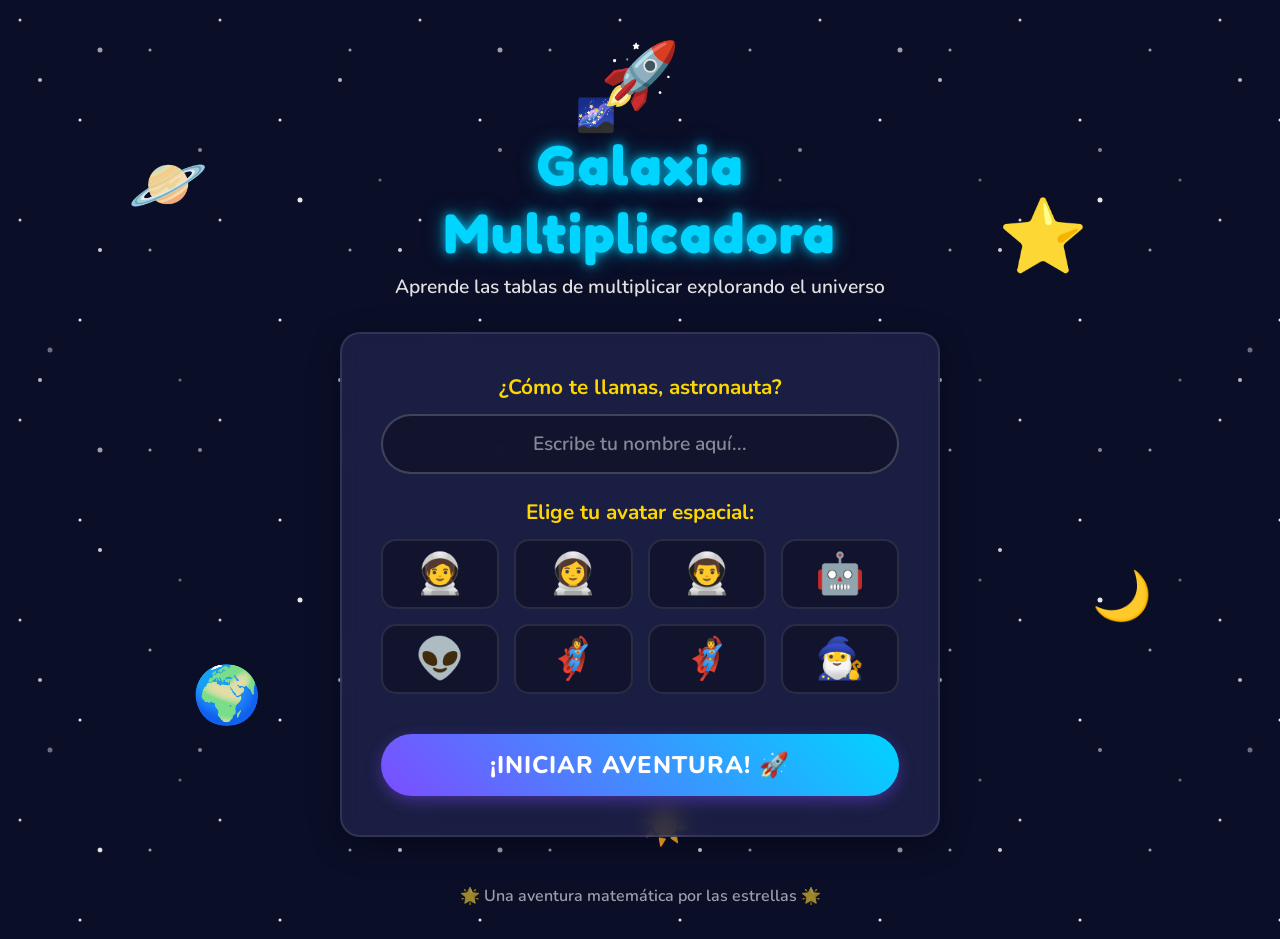
<file: index.html>
<!DOCTYPE html>
<html lang="es-CL">
<head>
    <meta charset="UTF-8">
    <meta name="viewport" content="width=device-width, initial-scale=1.0">
    <title>Galaxia Multiplicadora</title>
    <link rel="preconnect" href="https://fonts.googleapis.com">
    <link rel="preconnect" href="https://fonts.gstatic.com" crossorigin>
    <link href="https://fonts.googleapis.com/css2?family=Fredoka+One&family=Nunito:wght@400;600;700;800&display=swap" rel="stylesheet">
    <style>
        :root {
            --bg-color: #0a0e27;
            --primary: #00d4ff;
            --secondary: #7c4dff;
            --gold: #ffd700;
            --text-color: #ffffff;
            --card-bg: rgba(30, 33, 72, 0.85);
            --error-color: #ff4757;
        }

        * {
            margin: 0;
            padding: 0;
            box-sizing: border-box;
            font-family: 'Nunito', sans-serif;
        }

        body {
            background-color: var(--bg-color);
            color: var(--text-color);
            min-height: 100vh;
            overflow-x: hidden;
            display: flex;
            flex-direction: column;
            align-items: center;
            justify-content: center;
            position: relative;
        }

        /* Starfield Background */
        .stars, .stars2, .stars3 {
            position: absolute;
            top: 0;
            left: 0;
            width: 100%;
            height: 100%;
            z-index: -2;
        }

        .stars {
            background: transparent url('data:image/svg+xml;utf8,<svg width="200" height="200" xmlns="http://www.w3.org/2000/svg"><circle cx="20" cy="20" r="1.5" fill="white" opacity="0.8"/><circle cx="150" cy="50" r="1.5" fill="white" opacity="0.6"/><circle cx="80" cy="120" r="1.5" fill="white" opacity="0.9"/><circle cx="180" cy="180" r="1.5" fill="white" opacity="0.4"/></svg>') repeat;
            animation: animStar 50s linear infinite;
        }

        .stars2 {
            background: transparent url('data:image/svg+xml;utf8,<svg width="300" height="300" xmlns="http://www.w3.org/2000/svg"><circle cx="40" cy="80" r="2" fill="white" opacity="0.7"/><circle cx="200" cy="150" r="2" fill="white" opacity="0.5"/><circle cx="100" cy="250" r="2" fill="white" opacity="0.8"/></svg>') repeat;
            animation: animStar 100s linear infinite;
        }

        .stars3 {
            background: transparent url('data:image/svg+xml;utf8,<svg width="400" height="400" xmlns="http://www.w3.org/2000/svg"><circle cx="100" cy="50" r="2.5" fill="white" opacity="0.6"/><circle cx="300" cy="200" r="2.5" fill="white" opacity="0.9"/><circle cx="50" cy="350" r="2.5" fill="white" opacity="0.4"/></svg>') repeat;
            animation: animStar 150s linear infinite;
        }

        @keyframes animStar {
            from { transform: translateY(0); }
            to { transform: translateY(-1000px); }
        }

        /* Floating elements */
        .floating-element {
            position: absolute;
            z-index: -1;
            font-size: 3rem;
            animation: float 6s ease-in-out infinite;
        }

        .el-1 { top: 15%; left: 10%; animation-delay: 0s; font-size: 4rem; }
        .el-2 { top: 70%; left: 15%; animation-delay: 1s; font-size: 3.5rem; }
        .el-3 { top: 20%; right: 15%; animation-delay: 2s; font-size: 4.5rem; }
        .el-4 { top: 60%; right: 10%; animation-delay: 3s; font-size: 3rem; }
        .el-5 { top: 85%; left: 50%; animation-delay: 4s; font-size: 2.5rem; }
        .el-6 { top: 10%; left: 45%; animation-delay: 1.5s; font-size: 2rem; }

        @keyframes float {
            0% { transform: translateY(0px) rotate(0deg); }
            50% { transform: translateY(-20px) rotate(10deg); }
            100% { transform: translateY(0px) rotate(0deg); }
        }

        /* Container */
        .container {
            width: 90%;
            max-width: 600px;
            text-align: center;
            z-index: 1;
            margin: 2rem 0;
        }

        /* Header */
        header {
            margin-bottom: 2rem;
        }

        h1 {
            font-family: 'Fredoka One', cursive;
            font-size: 3.5rem;
            color: var(--primary);
            text-shadow: 0 0 10px rgba(0, 212, 255, 0.7), 0 0 20px rgba(0, 212, 255, 0.5);
            margin-bottom: 0.5rem;
            letter-spacing: 2px;
            animation: pulse-glow 3s infinite alternate;
        }

        @keyframes pulse-glow {
            0% { text-shadow: 0 0 10px rgba(0, 212, 255, 0.7), 0 0 20px rgba(0, 212, 255, 0.5); }
            100% { text-shadow: 0 0 15px rgba(0, 212, 255, 0.9), 0 0 30px rgba(0, 212, 255, 0.7), 0 0 40px rgba(0, 212, 255, 0.4); }
        }

        .subtitle {
            font-size: 1.2rem;
            font-weight: 600;
            color: #e0e0e0;
        }

        .header-emoji {
            font-size: 4rem;
            display: inline-block;
            margin-bottom: 10px;
            animation: rocket-shake 2s infinite ease-in-out;
        }

        @keyframes rocket-shake {
            0%, 100% { transform: translateY(0) rotate(0deg); }
            25% { transform: translateY(-5px) rotate(-5deg); }
            75% { transform: translateY(5px) rotate(5deg); }
        }

        /* Form Card */
        .login-card {
            background: var(--card-bg);
            backdrop-filter: blur(10px);
            border-radius: 20px;
            padding: 2.5rem;
            box-shadow: 0 8px 32px rgba(0, 0, 0, 0.3), inset 0 0 0 1px rgba(255, 255, 255, 0.1);
            border: 1px solid rgba(255, 255, 255, 0.1);
        }

        .input-group {
            margin-bottom: 1.5rem;
            text-align: left;
        }

        label {
            display: block;
            font-size: 1.3rem;
            font-weight: 700;
            margin-bottom: 0.8rem;
            color: var(--gold);
            text-align: center;
        }

        input[type="text"] {
            width: 100%;
            padding: 15px 20px;
            border-radius: 50px;
            border: 2px solid rgba(255, 255, 255, 0.2);
            background: rgba(0, 0, 0, 0.3);
            color: white;
            font-size: 1.2rem;
            font-weight: 600;
            outline: none;
            transition: all 0.3s ease;
            text-align: center;
        }

        input[type="text"]::placeholder {
            color: rgba(255, 255, 255, 0.5);
        }

        input[type="text"]:focus {
            border-color: var(--primary);
            box-shadow: 0 0 15px rgba(0, 212, 255, 0.3);
            background: rgba(0, 0, 0, 0.5);
        }

        /* Avatars */
        .avatar-grid {
            display: grid;
            grid-template-columns: repeat(4, 1fr);
            gap: 15px;
            margin-bottom: 1.5rem;
        }

        .avatar-btn {
            background: rgba(0, 0, 0, 0.3);
            border: 2px solid rgba(255, 255, 255, 0.1);
            border-radius: 15px;
            font-size: 2.5rem;
            cursor: pointer;
            padding: 10px;
            transition: all 0.3s ease;
            display: flex;
            align-items: center;
            justify-content: center;
            height: 70px;
        }

        .avatar-btn:hover {
            transform: scale(1.1);
            border-color: rgba(255, 255, 255, 0.3);
            background: rgba(255, 255, 255, 0.1);
        }

        .avatar-btn.selected {
            border-color: var(--primary);
            background: rgba(0, 212, 255, 0.2);
            box-shadow: 0 0 15px rgba(0, 212, 255, 0.5);
            transform: scale(1.1);
        }

        /* Submit Button */
        .btn-submit {
            background: linear-gradient(45deg, var(--secondary), var(--primary));
            border: none;
            border-radius: 50px;
            color: white;
            font-size: 1.5rem;
            font-weight: 800;
            padding: 15px 30px;
            width: 100%;
            cursor: pointer;
            transition: all 0.3s ease;
            box-shadow: 0 5px 15px rgba(124, 77, 255, 0.4);
            margin-top: 1rem;
            font-family: 'Nunito', sans-serif;
            text-transform: uppercase;
            letter-spacing: 1px;
        }

        .btn-submit:hover {
            transform: translateY(-3px) scale(1.02);
            box-shadow: 0 8px 25px rgba(0, 212, 255, 0.6);
        }

        .btn-submit:active {
            transform: translateY(1px) scale(0.98);
        }

        /* Error States */
        .error-msg {
            color: var(--error-color);
            font-size: 0.9rem;
            font-weight: 700;
            margin-top: 5px;
            text-align: center;
            display: none;
            animation: fadeIn 0.3s ease;
        }

        .shake {
            animation: shake 0.5s cubic-bezier(.36,.07,.19,.97) both;
            border-color: var(--error-color) !important;
        }

        @keyframes shake {
            10%, 90% { transform: translate3d(-1px, 0, 0); }
            20%, 80% { transform: translate3d(2px, 0, 0); }
            30%, 50%, 70% { transform: translate3d(-4px, 0, 0); }
            40%, 60% { transform: translate3d(4px, 0, 0); }
        }

        @keyframes fadeIn {
            from { opacity: 0; transform: translateY(-5px); }
            to { opacity: 1; transform: translateY(0); }
        }

        /* Welcome Back Msg */
        .welcome-back {
            color: var(--gold);
            font-size: 1.2rem;
            font-weight: 700;
            margin-bottom: 1rem;
            display: none;
        }

        /* Footer */
        footer {
            margin-top: 3rem;
            color: rgba(255, 255, 255, 0.6);
            font-weight: 600;
            font-size: 1rem;
        }

        /* Success Overlay */
        .success-overlay {
            position: fixed;
            top: 0;
            left: 0;
            width: 100%;
            height: 100%;
            background: rgba(10, 14, 39, 0.9);
            z-index: 100;
            display: flex;
            flex-direction: column;
            align-items: center;
            justify-content: center;
            opacity: 0;
            pointer-events: none;
            transition: opacity 0.5s ease;
        }

        .success-overlay.show {
            opacity: 1;
            pointer-events: all;
        }

        .success-msg {
            font-family: 'Fredoka One', cursive;
            font-size: 3rem;
            color: var(--gold);
            text-shadow: 0 0 20px rgba(255, 215, 0, 0.5);
            text-align: center;
            transform: scale(0.5);
            transition: transform 0.5s cubic-bezier(0.175, 0.885, 0.32, 1.275);
        }

        .success-overlay.show .success-msg {
            transform: scale(1);
        }

        .success-stars {
            font-size: 4rem;
            margin-top: 1rem;
            animation: spin 3s linear infinite;
        }

        @keyframes spin { 100% { transform: rotate(360deg); } }

        /* Responsive */
        @media (max-width: 480px) {
            h1 { font-size: 2.5rem; }
            .avatar-grid { grid-template-columns: repeat(4, 1fr); gap: 10px; }
            .avatar-btn { font-size: 2rem; height: 60px; }
            .login-card { padding: 1.5rem; }
        }
    </style>
</head>
<body>

    <!-- Starfield Layers -->
    <div class="stars"></div>
    <div class="stars2"></div>
    <div class="stars3"></div>

    <!-- Floating Emojis -->
    <div class="floating-element el-1">🪐</div>
    <div class="floating-element el-2">🌍</div>
    <div class="floating-element el-3">⭐</div>
    <div class="floating-element el-4">🌙</div>
    <div class="floating-element el-5">☀️</div>
    <div class="floating-element el-6">🌌</div>

    <div class="container">
        <header>
            <div class="header-emoji">🚀</div>
            <h1>Galaxia Multiplicadora</h1>
            <p class="subtitle">Aprende las tablas de multiplicar explorando el universo</p>
        </header>

        <div class="login-card">
            <div class="welcome-back" id="welcome-msg">¡Bienvenido/a de vuelta, <span id="welcome-name"></span>!</div>
            
            <div class="input-group">
                <label for="input-nombre">¿Cómo te llamas, astronauta?</label>
                <input type="text" id="input-nombre" placeholder="Escribe tu nombre aquí..." autocomplete="off">
                <div class="error-msg" id="error-nombre">¡Necesitas un nombre para tu misión!</div>
            </div>

            <div class="input-group">
                <label>Elige tu avatar espacial:</label>
                <div class="avatar-grid" id="avatar-container">
                    <!-- Avatars injected via JS -->
                </div>
                <div class="error-msg" id="error-avatar">¡Elige tu compañero de viaje espacial!</div>
            </div>

            <button class="btn-submit" id="btn-ingresar">¡Iniciar Aventura! 🚀</button>
        </div>

        <footer>
            🌟 Una aventura matemática por las estrellas 🌟
        </footer>
    </div>

    <!-- Success Overlay -->
    <div class="success-overlay" id="success-overlay">
        <div class="success-msg" id="success-text">¡Bienvenido/a!</div>
        <div class="success-stars">✨</div>
    </div>

    <script>
        const avatars = ['🧑‍🚀','👩‍🚀','👨‍🚀','🤖','👽','🦸‍♀️','🦸‍♂️','🧙‍♂️'];
        let selectedAvatarIndex = null;

        const avatarContainer = document.getElementById('avatar-container');
        const inputNombre = document.getElementById('input-nombre');
        const btnIngresar = document.getElementById('btn-ingresar');
        const errorNombre = document.getElementById('error-nombre');
        const errorAvatar = document.getElementById('error-avatar');
        const welcomeMsg = document.getElementById('welcome-msg');
        const welcomeName = document.getElementById('welcome-name');
        const successOverlay = document.getElementById('success-overlay');
        const successText = document.getElementById('success-text');

        // Render avatars
        avatars.forEach((emoji, index) => {
            const btn = document.createElement('button');
            btn.className = 'avatar-btn';
            btn.textContent = emoji;
            btn.dataset.index = index;
            btn.onclick = () => selectAvatar(index);
            avatarContainer.appendChild(btn);
        });

        function selectAvatar(index) {
            selectedAvatarIndex = index;
            document.querySelectorAll('.avatar-btn').forEach(btn => {
                if (parseInt(btn.dataset.index) === index) {
                    btn.classList.add('selected');
                } else {
                    btn.classList.remove('selected');
                }
            });
            errorAvatar.style.display = 'none';
            avatarContainer.classList.remove('shake');
        }

        // Clear error on input
        inputNombre.addEventListener('input', () => {
            errorNombre.style.display = 'none';
            inputNombre.classList.remove('shake');
        });

        // Load existing data
        window.addEventListener('DOMContentLoaded', () => {
            const savedData = localStorage.getItem('galaxiaMultiplicadora');
            if (savedData) {
                try {
                    const data = JSON.parse(savedData);
                    if (data.nombre) {
                        inputNombre.value = data.nombre;
                        welcomeName.textContent = data.nombre;
                        welcomeMsg.style.display = 'block';
                    }
                    if (data.avatar !== undefined && data.avatar !== null) {
                        selectAvatar(data.avatar);
                    }
                } catch (e) {
                    console.error("Error parsing local storage", e);
                }
            }
        });

        function reproducirSonido(tipo) {
            const ruta = tipo === 'correcto'
                ? './Sistema/SONIDOS/correcto.mp3'
                : './Sistema/SONIDOS/error.mp3';

            const audio = new Audio(ruta);
            audio.volume = 1;

            const prom = audio.play();
            if (prom !== undefined) {
                prom.catch(error => {
                    console.warn('Audio mp3 bloqueado o inaccesible, usando sintetizador:', error);
                    try {
                        const ctx = new (window.AudioContext || window.webkitAudioContext)();
                        if (ctx.state === 'suspended') ctx.resume();
                        const now = ctx.currentTime;
                        if (tipo === 'correcto') {
                            [523.25, 659.25, 783.99].forEach((freq, i) => {
                                const osc = ctx.createOscillator();
                                const gain = ctx.createGain();
                                osc.connect(gain);
                                gain.connect(ctx.destination);
                                osc.type = 'sine';
                                osc.frequency.setValueAtTime(freq, now + i * 0.1);
                                gain.gain.setValueAtTime(0.25, now + i * 0.1);
                                gain.gain.exponentialRampToValueAtTime(0.001, now + i * 0.1 + 0.25);
                                osc.start(now + i * 0.1);
                                osc.stop(now + i * 0.1 + 0.25);
                            });
                        } else {
                            [330, 220].forEach((freq, i) => {
                                const osc = ctx.createOscillator();
                                const gain = ctx.createGain();
                                osc.connect(gain);
                                gain.connect(ctx.destination);
                                osc.type = 'square';
                                osc.frequency.setValueAtTime(freq, now + i * 0.15);
                                gain.gain.setValueAtTime(0.2, now + i * 0.15);
                                gain.gain.exponentialRampToValueAtTime(0.001, now + i * 0.15 + 0.2);
                                osc.start(now + i * 0.15);
                                osc.stop(now + i * 0.15 + 0.2);
                            });
                        }
                    } catch (e) {
                        console.error('AudioContext error:', e);
                    }
                });
            }
        }

        // Confetti effect
        function lanzarConfeti() {
            const canvas = document.createElement('canvas');
            canvas.id = 'confetti-canvas';
            canvas.style.position = 'fixed';
            canvas.style.top = '0';
            canvas.style.left = '0';
            canvas.style.width = '100%';
            canvas.style.height = '100%';
            canvas.style.zIndex = '200';
            canvas.style.pointerEvents = 'none';
            document.body.appendChild(canvas);
            canvas.width = window.innerWidth;
            canvas.height = window.innerHeight;
            const ctx = canvas.getContext('2d');
            
            const confettis = [];
            const colores = ['#ffd700','#00d4ff','#7c4dff','#ff6b35','#00e676','#ff4757','#ff9800','#e91e63'];
            
            for(let i = 0; i < 150; i++) {
                confettis.push({
                    x: Math.random() * canvas.width,
                    y: Math.random() * canvas.height - canvas.height,
                    w: Math.random() * 12 + 6,
                    h: Math.random() * 8 + 4,
                    color: colores[Math.floor(Math.random() * colores.length)],
                    velocidadY: Math.random() * 4 + 2,
                    velocidadX: Math.random() * 4 - 2,
                    rotacion: Math.random() * 360,
                    rotVel: Math.random() * 10 - 5,
                    opacidad: 1
                });
            }
            
            let frame = 0;
            function animar() {
                ctx.clearRect(0, 0, canvas.width, canvas.height);
                frame++;
                let activos = 0;
                confettis.forEach(c => {
                    c.y += c.velocidadY;
                    c.x += c.velocidadX;
                    c.rotacion += c.rotVel;
                    if(frame > 60) c.opacidad -= 0.008;
                    if(c.opacidad <= 0) return;
                    activos++;
                    ctx.save();
                    ctx.translate(c.x, c.y);
                    ctx.rotate((c.rotacion * Math.PI) / 180);
                    ctx.globalAlpha = Math.max(0, c.opacidad);
                    ctx.fillStyle = c.color;
                    ctx.fillRect(-c.w/2, -c.h/2, c.w, c.h);
                    ctx.restore();
                });
                if(activos > 0 && frame < 200) {
                    requestAnimationFrame(animar);
                } else {
                    canvas.remove();
                }
            }
            requestAnimationFrame(animar);
        }

        // Handle login
        btnIngresar.addEventListener('click', () => {
            const nombre = inputNombre.value.trim();
            let isValid = true;

            // Validate name
            if (nombre.length < 2) {
                errorNombre.style.display = 'block';
                inputNombre.classList.remove('shake');
                void inputNombre.offsetWidth; // trigger reflow
                inputNombre.classList.add('shake');
                isValid = false;
            }

            // Validate avatar
            if (selectedAvatarIndex === null) {
                errorAvatar.style.display = 'block';
                avatarContainer.classList.remove('shake');
                void avatarContainer.offsetWidth; // trigger reflow
                avatarContainer.classList.add('shake');
                isValid = false;
            }

            if (!isValid) {
                reproducirSonido('error');
                return;
            }

            // Save or Update data
            const savedDataStr = localStorage.getItem('galaxiaMultiplicadora');
            let data;
            
            if (savedDataStr) {
                try {
                    data = JSON.parse(savedDataStr);
                    data.nombre = nombre;
                    data.avatar = selectedAvatarIndex;
                } catch (e) {
                    data = createDefaultData(nombre, selectedAvatarIndex);
                }
            } else {
                data = createDefaultData(nombre, selectedAvatarIndex);
            }

            localStorage.setItem('galaxiaMultiplicadora', JSON.stringify(data));

            // Success animation & redirect
            reproducirSonido('correcto');
            lanzarConfeti();

            successText.textContent = `¡Bienvenido/a, ${nombre}!`;
            successOverlay.classList.add('show');
            
            setTimeout(() => {
                window.location.href = 'Sistema/index.html';
            }, 1500);
        });

        function createDefaultData(nombre, avatar) {
            return {
                nombre: nombre,
                avatar: avatar,
                puntajeTotal: 0,
                tablas: {
                    '2': { aprendida: false, puntaje: 0, estrellas: 0, juegosCompletados: [] },
                    '3': { aprendida: false, puntaje: 0, estrellas: 0, juegosCompletados: [] },
                    '4': { aprendida: false, puntaje: 0, estrellas: 0, juegosCompletados: [] },
                    '5': { aprendida: false, puntaje: 0, estrellas: 0, juegosCompletados: [] },
                    '6': { aprendida: false, puntaje: 0, estrellas: 0, juegosCompletados: [] },
                    '7': { aprendida: false, puntaje: 0, estrellas: 0, juegosCompletados: [] },
                    '8': { aprendida: false, puntaje: 0, estrellas: 0, juegosCompletados: [] },
                    '9': { aprendida: false, puntaje: 0, estrellas: 0, juegosCompletados: [] },
                    '10': { aprendida: false, puntaje: 0, estrellas: 0, juegosCompletados: [] }
                },
                logros: [],
                simceDesbloqueado: false,
                simceResultado: null
            };
        }
    </script>
</body>
</html>
</file>
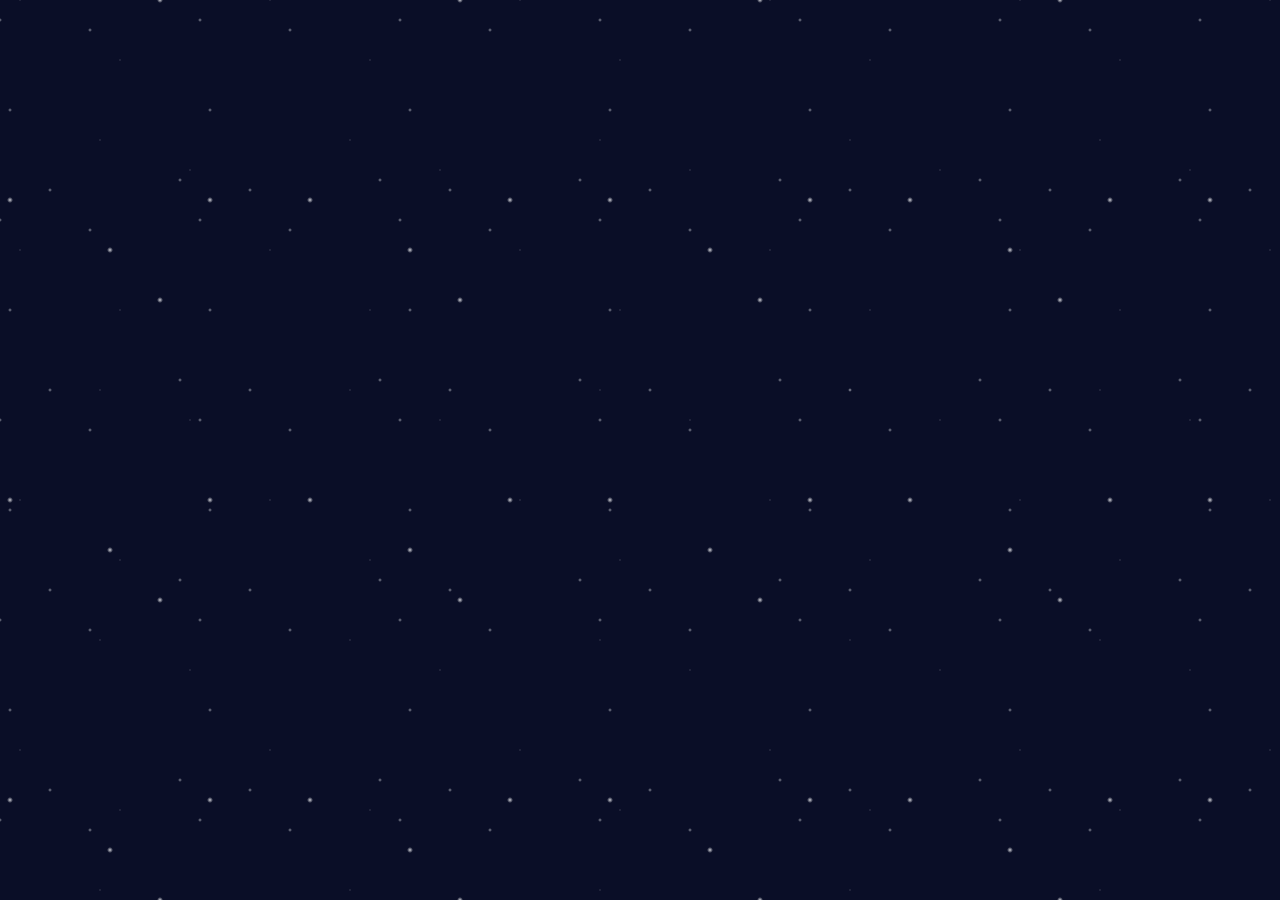
<file: Sistema/index.html>
<!DOCTYPE html>
<html lang='es'>
<head>
  <meta charset='UTF-8'>
  <meta name='viewport' content='width=device-width, initial-scale=1.0'>
  <title>Galaxia Multiplicadora - Sistema</title>
  <link href='https://fonts.googleapis.com/css2?family=Fredoka+One&family=Nunito:wght@400;600;700;800&display=swap' rel='stylesheet'>
  <link rel='stylesheet' href='CSS/styles.css'>
  <link rel='stylesheet' href='CSS/animations.css'>
</head>
<body>
  <div class='stars-layer-3'></div>
  <div id='notificacion-container'></div>

  <!-- SECTION: Main Menu -->
  <section id='pantalla-menu' class='pantalla'>
    <div id='header-menu'>
      <div class='header-izq'>
        <span id='menu-avatar' class='avatar-display'></span>
        <span id='menu-nombre' class='nombre-display'></span>
      </div>
      <div class='header-der'>
        <span class='puntaje-badge'>⭐ <span id='menu-puntaje'>0</span></span>
      </div>
    </div>
    <h1 id='titulo-galaxia'>🚀 Galaxia Multiplicadora</h1>
    <p class='subtitulo'>Selecciona un planeta para comenzar tu aventura</p>
    <div id='mapa-galaxia'></div>
    <div id='menu-acciones'>
      <button class='btn-secundario' onclick='navegarA("pantalla-progreso"); renderizarProgreso();'>📊 Mi Progreso</button>
      <button class='btn-secundario' onclick='navegarA("pantalla-logros"); renderizarLogros();'>🏆 Mis Logros</button>
      <button class='btn-acento' id='btn-simce' onclick='iniciarSimce()'>📝 Ensayo SIMCE</button>
      <button class='btn-secundario btn-small' onclick='reiniciarProgreso()'>🔄 Nuevo Estudiante</button>
      <button class='btn-peligro btn-small' onclick='cerrarSesion()'>🚪 Salir</button>
    </div>
  </section>

  <!-- SECTION: Learn Table -->
  <section id='pantalla-aprender' class='pantalla'>
    <div class='seccion-header'>
      <button class='btn-volver' onclick='navegarA("pantalla-menu")'>←</button>
      <h2 class='seccion-titulo' id='aprender-titulo'>Aprender Tabla</h2>
    </div>
    <div id='aprender-pasos'></div>
    <div id='contenido-aprender'></div>
    <div id='aprender-controles'></div>
  </section>

  <!-- SECTION: Games Menu -->
  <section id='pantalla-juegos-menu' class='pantalla'>
    <div class='seccion-header'>
      <button class='btn-volver' onclick='navegarA("pantalla-menu")'>←</button>
      <h2 class='seccion-titulo' id='juegos-menu-titulo'>Misiones</h2>
    </div>
    <div id='lista-juegos'></div>
  </section>

  <!-- SECTION: Active Game -->
  <section id='pantalla-juego' class='pantalla'>
    <div id='juego-barra'>
      <button class='btn-volver' onclick='salirJuego()'>←</button>
      <span id='juego-nombre'></span>
      <span id='juego-timer'>⏱️ --</span>
      <span id='juego-puntaje-display'>⭐ 0</span>
    </div>
    <div id='juego-instrucciones'></div>
    <div id='juego-area'></div>
    <div id='juego-feedback'></div>
  </section>

  <!-- SECTION: Game Result -->
  <section id='pantalla-juego-resultado' class='pantalla'>
    <div class='resultado-contenido'>
      <h2 id='resultado-titulo'>¡Misión Completada!</h2>
      <div id='resultado-estrellas' class='resultado-estrellas'></div>
      <div id='resultado-puntaje' class='resultado-puntaje'></div>
      <div id='resultado-mensaje' class='resultado-mensaje'></div>
      <div class='resultado-botones'>
        <button class='btn-secundario' id='btn-reintentar'>🔄 Reintentar</button>
        <button class='btn-primario' id='btn-volver-juegos'>🎮 Más Misiones</button>
        <button class='btn-acento' id='btn-volver-menu-resultado'>🏠 Menú</button>
      </div>
    </div>
  </section>

  <!-- SECTION: Progress -->
  <section id='pantalla-progreso' class='pantalla'>
    <div class='seccion-header'>
      <button class='btn-volver' onclick='navegarA("pantalla-menu")'>←</button>
      <h2 class='seccion-titulo'>📊 Mi Progreso Espacial</h2>
    </div>
    <div id='progreso-resumen'></div>
    <div id='progreso-barra-general-container'>
      <p>Progreso General</p>
      <div class='barra-progreso'><div id='progreso-barra-general' class='barra-progreso-relleno'></div></div>
      <span id='progreso-porcentaje'>0%</span>
    </div>
    <div id='progreso-detalle'></div>
  </section>

  <!-- SECTION: Achievements -->
  <section id='pantalla-logros' class='pantalla'>
    <div class='seccion-header'>
      <button class='btn-volver' onclick='navegarA("pantalla-menu")'>←</button>
      <h2 class='seccion-titulo'>🏆 Mis Logros</h2>
    </div>
    <div id='logros-grid'></div>
  </section>

  <!-- SECTION: SIMCE Test -->
  <section id='pantalla-simce' class='pantalla'>
    <div class='seccion-header'>
      <button class='btn-volver' onclick='confirmarSalirSimce()'>←</button>
      <h2 class='seccion-titulo'>📝 Ensayo Matemático SIMCE</h2>
    </div>
    <div id='simce-layout'>
      <div id='simce-nav'></div>
      <div id='simce-contenido'>
        <div id='simce-pregunta-numero'></div>
        <div id='simce-pregunta-texto'></div>
        <div id='simce-alternativas'></div>
        <div id='simce-controles'>
          <button class='btn-secundario' id='simce-btn-anterior'>⬅ Anterior</button>
          <button class='btn-primario' id='simce-btn-siguiente'>Siguiente ➡</button>
          <button class='btn-acento' id='simce-btn-finalizar' style='display:none'>✅ Finalizar Ensayo</button>
        </div>
      </div>
    </div>
  </section>

  <!-- SECTION: SIMCE Results -->
  <section id='pantalla-resultado-simce' class='pantalla'>
    <div class='resultado-contenido resultado-simce'>
      <h2>📝 Resultado del Ensayo SIMCE</h2>
      <div id='simce-resultado-puntaje' class='resultado-puntaje'></div>
      <div id='simce-resultado-mensaje' class='resultado-mensaje'></div>
      <div id='simce-resultado-detalle'></div>
      <div class='resultado-botones'>
        <button class='btn-primario' onclick='navegarA("pantalla-menu"); renderizarMenu();'>🏠 Volver al Menú</button>
      </div>
    </div>
  </section>

  <!-- Scripts -->
  <script src='JS/sonidos.js'></script>
  <script src='JS/app.js'></script>
  <script src='JS/progreso.js'></script>
  <script src='JS/tablas.js'></script>
  <script src='JS/juegos.js'></script>
  <script src='JS/simce.js'></script>
</body>
</html>
</file>
<file: Sistema/CSS/styles.css>
:root {
  --bg-primary: #0a0e27;
  --bg-secondary: #1a1a3e;
  --bg-card: rgba(30, 33, 72, 0.85);
  --color-primary: #00d4ff;
  --color-secondary: #7c4dff;
  --color-accent: #ff6b35;
  --color-gold: #ffd700;
  --color-success: #00e676;
  --color-error: #ff5252;
  --color-text: #ffffff;
  --color-text-muted: #b0b0d0;
  --border-radius: 16px;
  --shadow: 0 8px 32px rgba(0, 0, 0, 0.4);
  --transition: all 0.3s ease;
}

* {
  box-sizing: border-box;
  margin: 0;
  padding: 0;
}

body {
  background-color: var(--bg-primary);
  color: var(--color-text);
  font-family: 'Nunito', sans-serif;
  min-height: 100vh;
  overflow-x: hidden;
  position: relative;
}

h1, h2, h3, .titulo {
  font-family: 'Fredoka One', cursive;
}

/* Scrollbar styling */
::-webkit-scrollbar {
  width: 8px;
}
::-webkit-scrollbar-track {
  background: var(--bg-primary);
}
::-webkit-scrollbar-thumb {
  background: var(--color-secondary);
  border-radius: 4px;
}
::-webkit-scrollbar-thumb:hover {
  background: var(--color-primary);
}

/* Animated Starfield */
body::before, body::after, .stars-layer-3 {
  content: "";
  position: fixed;
  top: -50%;
  left: -50%;
  width: 200%;
  height: 200%;
  z-index: -1;
  pointer-events: none;
}

body::before {
  background-image: 
    radial-gradient(2px 2px at 20px 30px, #fff, rgba(0,0,0,0)),
    radial-gradient(2px 2px at 40px 70px, #fff, rgba(0,0,0,0)),
    radial-gradient(2px 2px at 50px 160px, #fff, rgba(0,0,0,0)),
    radial-gradient(2px 2px at 90px 40px, #fff, rgba(0,0,0,0)),
    radial-gradient(2px 2px at 130px 80px, #fff, rgba(0,0,0,0));
  background-repeat: repeat;
  background-size: 200px 200px;
  animation: float 100s linear infinite;
  opacity: 0.5;
}

body::after {
  background-image: 
    radial-gradient(3px 3px at 50px 50px, #fff, rgba(0,0,0,0)),
    radial-gradient(3px 3px at 150px 100px, #fff, rgba(0,0,0,0)),
    radial-gradient(3px 3px at 200px 150px, #fff, rgba(0,0,0,0)),
    radial-gradient(3px 3px at 250px 50px, #fff, rgba(0,0,0,0));
  background-repeat: repeat;
  background-size: 300px 300px;
  animation: float 70s linear infinite;
  opacity: 0.8;
}

.stars-layer-3 {
  background-image: 
    radial-gradient(1px 1px at 10px 10px, #fff, rgba(0,0,0,0)),
    radial-gradient(1px 1px at 80px 120px, #fff, rgba(0,0,0,0)),
    radial-gradient(1px 1px at 160px 200px, #fff, rgba(0,0,0,0)),
    radial-gradient(1px 1px at 240px 90px, #fff, rgba(0,0,0,0));
  background-repeat: repeat;
  background-size: 250px 250px;
  animation: float 150s linear infinite;
  opacity: 0.3;
}

/* Base Sections */
.pantalla {
  display: none;
  width: 100%;
  min-height: 100vh;
  padding: 20px;
  position: relative;
  z-index: 1;
}

.pantalla.activa, section[style*="display: flex"], section[style*="display: block"] {
  display: flex !important;
  flex-direction: column;
  align-items: center;
}

/* Header */
.seccion-header {
  display: flex;
  align-items: center;
  gap: 15px;
  width: 100%;
  max-width: 1200px;
  padding: 15px 20px;
  background: var(--bg-card);
  border-radius: var(--border-radius);
  backdrop-filter: blur(10px);
  margin-bottom: 20px;
}

.btn-volver {
  width: 40px;
  height: 40px;
  border-radius: 50%;
  background: transparent;
  border: 2px solid var(--color-primary);
  color: var(--color-primary);
  font-size: 1.5em;
  display: flex;
  align-items: center;
  justify-content: center;
  cursor: pointer;
  transition: var(--transition);
}

.btn-volver:hover {
  background: var(--color-primary);
  color: var(--bg-primary);
}

.seccion-titulo {
  font-family: 'Fredoka One', cursive;
  font-size: 1.5em;
  background: linear-gradient(90deg, var(--color-primary), var(--color-secondary));
  -webkit-background-clip: text;
  -webkit-text-fill-color: transparent;
}

/* Cards */
.tarjeta {
  background: var(--bg-card);
  border-radius: var(--border-radius);
  padding: 20px;
  backdrop-filter: blur(10px);
  border: 1px solid rgba(255,255,255,0.1);
  box-shadow: var(--shadow);
  transition: var(--transition);
}

.tarjeta:hover {
  transform: translateY(-5px);
  border-color: var(--color-primary);
}

/* Realistic 3D Planets */
.tarjeta-planeta {
  width: 155px;
  min-height: 200px;
  display: flex;
  flex-direction: column;
  align-items: center;
  justify-content: center;
  cursor: pointer;
  position: relative;
  background: rgba(18, 22, 55, 0.75);
  border: 1px solid rgba(255, 255, 255, 0.12);
  border-radius: var(--border-radius);
  padding: 15px 10px;
  transition: all 0.4s cubic-bezier(0.175, 0.885, 0.32, 1.275);
}

.tarjeta-planeta:hover:not(.bloqueado) {
  transform: translateY(-8px) scale(1.05);
  border-color: var(--color-primary);
  box-shadow: 0 15px 35px rgba(0, 212, 255, 0.25);
}

.planeta-esfera-wrapper {
  position: relative;
  width: 75px;
  height: 75px;
  display: flex;
  align-items: center;
  justify-content: center;
  margin-bottom: 12px;
}

/* Base sphere with 3D sphere lighting */
.planeta-esfera {
  width: 65px;
  height: 65px;
  border-radius: 50%;
  position: relative;
  transition: transform 0.5s ease, box-shadow 0.5s ease;
  box-shadow: inset -10px -10px 20px rgba(0, 0, 0, 0.85), inset 6px 6px 12px rgba(255, 255, 255, 0.4), 0 0 18px rgba(0, 0, 0, 0.5);
}

.tarjeta-planeta:hover:not(.bloqueado) .planeta-esfera {
  transform: rotate(15deg) scale(1.08);
}

/* Planeta 2: Mercurio */
.planeta-2 {
  background: radial-gradient(circle at 32% 30%, #e0e0e0 0%, #9e9e9e 40%, #424242 85%, #212121 100%);
  box-shadow: inset -12px -12px 18px rgba(0,0,0,0.9), inset 5px 5px 10px rgba(255,255,255,0.4), 0 0 15px rgba(180, 180, 180, 0.4);
}

/* Planeta 3: Venus (atmósfera densa, remolinos naranja) */
.planeta-3 {
  background: radial-gradient(circle at 30% 28%, #ffe082 0%, #ffb74d 30%, #f57c00 65%, #bf360c 95%);
  box-shadow: inset -12px -12px 20px rgba(0,0,0,0.85), inset 6px 6px 12px rgba(255,248,225,0.6), 0 0 20px rgba(255, 152, 0, 0.5);
}

/* Planeta 4: Tierra (océanos, continentes, nubes) */
.planeta-4 {
  background: radial-gradient(circle at 30% 28%, #81d4fa 0%, #0288d1 30%, #2e7d32 55%, #1565c0 80%, #0d47a1 100%);
  box-shadow: inset -12px -12px 20px rgba(0,0,0,0.85), inset 6px 6px 14px rgba(255,255,255,0.7), 0 0 22px rgba(3, 169, 244, 0.55);
}

/* Planeta 5: Marte (planeta rojo, óxido de hierro) */
.planeta-5 {
  background: radial-gradient(circle at 30% 28%, #ff8a65 0%, #e64a19 40%, #bf360c 75%, #4e1402 100%);
  box-shadow: inset -12px -12px 20px rgba(0,0,0,0.9), inset 6px 6px 12px rgba(255,204,188,0.5), 0 0 20px rgba(244, 67, 54, 0.5);
}

/* Planeta 6: Júpiter (franjas gaseosas gigantes) */
.planeta-6 {
  background: repeating-linear-gradient(
    0deg,
    #d7ccc8 0px, #bcaaa4 6px,
    #a1887f 10px, #8d6e63 15px,
    #d7ccc8 20px, #b08968 26px,
    #6d4c41 32px
  );
  box-shadow: inset -14px -14px 22px rgba(0,0,0,0.92), inset 7px 7px 12px rgba(255,255,255,0.4), 0 0 24px rgba(215, 175, 140, 0.5);
}

/* Planeta 7: Saturno con sus anillos */
.planeta-7 {
  background: repeating-linear-gradient(
    15deg,
    #ffe082 0px, #ffd54f 6px,
    #ffca28 12px, #fbc02d 18px,
    #f57f17 24px
  );
  box-shadow: inset -12px -12px 20px rgba(0,0,0,0.9), inset 6px 6px 10px rgba(255,255,255,0.5), 0 0 20px rgba(255, 213, 79, 0.5);
}

.anillo-saturno {
  position: absolute;
  width: 96px;
  height: 28px;
  border-radius: 50%;
  border: 7px solid rgba(255, 224, 130, 0.65);
  border-top-color: rgba(255, 248, 225, 0.85);
  transform: rotate(-25deg);
  pointer-events: none;
  box-shadow: 0 0 10px rgba(255, 213, 79, 0.4);
}

/* Planeta 8: Urano (gas azul hielo translúcido) */
.planeta-8 {
  background: radial-gradient(circle at 30% 28%, #e0f7fa 0%, #80deea 35%, #26c6da 65%, #00838f 100%);
  box-shadow: inset -12px -12px 20px rgba(0,0,0,0.85), inset 6px 6px 14px rgba(255,255,255,0.8), 0 0 22px rgba(38, 198, 218, 0.6);
}

/* Planeta 9: Neptuno (azul profundo cósmico) */
.planeta-9 {
  background: radial-gradient(circle at 30% 28%, #7986cb 0%, #3f51b5 35%, #1a237e 75%, #090c3d 100%);
  box-shadow: inset -12px -12px 20px rgba(0,0,0,0.9), inset 6px 6px 14px rgba(197, 202, 233, 0.6), 0 0 24px rgba(63, 81, 181, 0.6);
}

/* Planeta 10: Plutón (hielo y tonos violeta) */
.planeta-10 {
  background: radial-gradient(circle at 30% 28%, #f3e5f5 0%, #ce93d8 35%, #8e24aa 70%, #4a148c 100%);
  box-shadow: inset -12px -12px 18px rgba(0,0,0,0.9), inset 5px 5px 12px rgba(255,255,255,0.6), 0 0 18px rgba(186, 104, 200, 0.5);
}

.planeta-candado {
  font-size: 2.4rem;
  color: #8c90b0;
  filter: drop-shadow(0 0 8px rgba(0,0,0,0.6));
}

.tarjeta-planeta .planeta-nombre {
  font-family: 'Fredoka One', cursive;
  font-size: 1.15em;
  color: #ffffff;
  margin-bottom: 2px;
}

.tarjeta-planeta .planeta-tabla {
  color: var(--color-primary);
  font-weight: 700;
  font-size: 0.85em;
}

.tarjeta-planeta .planeta-estrellas {
  display: flex;
  gap: 3px;
  margin-top: 8px;
}

.tarjeta-planeta.completado {
  border-color: var(--color-gold);
  box-shadow: 0 0 25px rgba(255,215,0,0.35);
}

.tarjeta-planeta.bloqueado {
  opacity: 0.5;
  filter: grayscale(60%);
  cursor: not-allowed;
}

/* Game Cards */
.tarjeta-juego {
  width: 200px;
  padding: 25px;
  text-align: center;
  cursor: pointer;
}

.tarjeta-juego .juego-icono {
  font-size: 2.5em;
  margin-bottom: 10px;
}

.tarjeta-juego .juego-nombre {
  font-weight: bold;
  font-size: 1.1em;
  margin-bottom: 5px;
}

.tarjeta-juego .juego-desc {
  color: var(--color-text-muted);
  font-size: 0.85em;
}

.tarjeta-juego:hover {
  transform: scale(1.05);
  box-shadow: 0 0 15px var(--color-secondary);
}

/* Buttons */
button {
  transition: var(--transition);
}

button:active {
  transform: scale(0.95);
}

.btn-primario, .btn-secundario, .btn-acento, .btn-peligro {
  padding: 12px 30px;
  border-radius: 50px;
  border: none;
  font-size: 1.1em;
  font-family: 'Fredoka One', cursive;
  cursor: pointer;
  color: white;
}

.btn-primario {
  background: linear-gradient(90deg, var(--color-secondary), var(--color-primary));
}

.btn-primario:hover {
  transform: scale(1.05);
  box-shadow: 0 0 15px var(--color-primary);
}

.btn-secundario {
  background: transparent;
  border: 2px solid var(--color-primary);
  color: var(--color-primary);
}

.btn-secundario:hover {
  background: var(--color-primary);
  color: var(--bg-primary);
}

.btn-acento {
  background: linear-gradient(90deg, var(--color-accent), var(--color-gold));
}

.btn-peligro {
  background: var(--color-error);
}

.btn-acento:hover {
  transform: scale(1.08) translateY(-2px);
  box-shadow: 0 0 25px rgba(255, 107, 53, 0.6), 0 8px 20px rgba(0, 0, 0, 0.3);
  filter: brightness(1.15);
}

.btn-peligro:hover {
  transform: scale(1.08) translateY(-2px);
  box-shadow: 0 0 25px rgba(255, 82, 82, 0.6), 0 8px 20px rgba(0, 0, 0, 0.3);
  filter: brightness(1.15);
}

.btn-primario:active, .btn-secundario:active, .btn-acento:active, .btn-peligro:active {
  transform: scale(0.95) translateY(1px) !important;
  filter: brightness(0.9);
  box-shadow: 0 2px 5px rgba(0, 0, 0, 0.4) !important;
}

.btn-small {
  padding: 8px 20px;
  font-size: 0.9em;
}

@keyframes cosmic-btn-pulse {
  0% { box-shadow: 0 0 5px rgba(0, 212, 255, 0.4); }
  50% { box-shadow: 0 0 20px rgba(0, 212, 255, 0.7), 0 0 40px rgba(124, 77, 255, 0.3); }
  100% { box-shadow: 0 0 5px rgba(0, 212, 255, 0.4); }
}

.btn-volver:hover {
  transform: scale(1.15) rotate(-5deg);
  box-shadow: 0 0 15px rgba(0, 212, 255, 0.5);
}

/* Progress Bar */
.barra-progreso {
  width: 100%;
  height: 20px;
  background: rgba(255,255,255,0.1);
  border-radius: 10px;
  overflow: hidden;
}

.barra-progreso-relleno {
  height: 100%;
  border-radius: 10px;
  background: linear-gradient(90deg, var(--color-secondary), var(--color-primary));
  transition: width 0.5s ease;
}

.barra-oro .barra-progreso-relleno {
  background: linear-gradient(90deg, #ffd700, #ffaa00);
}

/* Stars */
.estrella {
  font-size: 1.5em;
  transition: var(--transition);
}

.estrella.activa {
  color: var(--color-gold);
  text-shadow: 0 0 10px gold;
}

.estrella.inactiva {
  color: #444;
  opacity: 0.4;
}

/* Notification */
.notificacion {
  position: fixed;
  top: 20px;
  right: 20px;
  z-index: 9999;
  padding: 15px 25px;
  border-radius: var(--border-radius);
  font-weight: bold;
  font-size: 1em;
  animation: slideInRight 0.5s ease, fadeOut 0.5s ease 2.5s forwards;
}

.notificacion.exito {
  background: var(--color-success);
  color: #000;
}

.notificacion.error {
  background: var(--color-error);
  color: #fff;
}

.notificacion.info {
  background: var(--color-primary);
  color: #000;
}

/* Main Menu */
#header-menu {
  display: flex;
  justify-content: space-between;
  align-items: center;
  width: 100%;
  max-width: 1200px;
}

#titulo-galaxia {
  font-size: 2.5em;
  background: linear-gradient(90deg, var(--color-primary), var(--color-secondary));
  -webkit-background-clip: text;
  -webkit-text-fill-color: transparent;
  text-shadow: 0 0 15px rgba(0, 212, 255, 0.5);
  margin: 20px 0;
  text-align: center;
}

#mapa-galaxia {
  display: flex;
  flex-wrap: wrap;
  justify-content: center;
  gap: 20px;
  max-width: 900px;
  margin: 0 auto;
}

#menu-acciones {
  display: flex;
  gap: 15px;
  margin-top: 30px;
  flex-wrap: wrap;
  justify-content: center;
}

/* Learning Section Modern & Aesthetic */
#contenido-aprender {
  max-width: 850px;
  width: 100%;
}

.aprender-visor-container {
  background: var(--bg-card);
  border-radius: var(--border-radius);
  padding: 30px;
  border: 1px solid rgba(255, 255, 255, 0.12);
  box-shadow: 0 15px 40px rgba(0, 0, 0, 0.5);
  margin-bottom: 25px;
  text-align: center;
}

.visor-ecuacion-destacada {
  font-family: 'Fredoka One', cursive;
  font-size: 2.8rem;
  color: var(--color-gold);
  text-shadow: 0 0 20px rgba(255, 215, 0, 0.4);
  margin-bottom: 15px;
}

.visor-subtitulo {
  color: var(--color-primary);
  font-size: 1.15rem;
  font-weight: 700;
  margin-bottom: 25px;
}

/* Grupos espaciados y elegantes */
.contenedor-grupos-elegante {
  display: flex;
  flex-wrap: wrap;
  gap: 15px;
  justify-content: center;
  align-items: center;
  padding: 20px 10px;
  min-height: 180px;
  background: rgba(10, 14, 39, 0.55);
  border-radius: 16px;
  border: 1px dashed rgba(0, 212, 255, 0.3);
  margin-bottom: 25px;
}

.capsula-grupo {
  background: linear-gradient(135deg, rgba(124, 77, 255, 0.15), rgba(0, 212, 255, 0.12));
  border: 1px solid rgba(0, 212, 255, 0.45);
  border-radius: 14px;
  padding: 12px 14px;
  display: flex;
  flex-direction: column;
  align-items: center;
  gap: 6px;
  box-shadow: 0 6px 15px rgba(0,0,0,0.25);
  transition: transform 0.3s ease;
}

.capsula-grupo:hover {
  transform: translateY(-4px);
  border-color: var(--color-primary);
}

.capsula-etiqueta {
  font-size: 0.75rem;
  color: var(--color-text-muted);
  font-weight: 800;
  text-transform: uppercase;
  letter-spacing: 0.5px;
}

.capsula-elementos {
  display: flex;
  flex-wrap: wrap;
  gap: 6px;
  justify-content: center;
  max-width: 130px;
}

.item-visual-icono {
  font-size: 1.45rem;
  filter: drop-shadow(0 2px 5px rgba(0,0,0,0.3));
  transition: transform 0.2s ease;
}

.item-visual-icono:hover {
  transform: scale(1.3);
}

/* Barra de navegación de multiplicaciones 1 al 10 */
.carrusel-nav-multiplicaciones {
  display: flex;
  justify-content: center;
  gap: 8px;
  flex-wrap: wrap;
  margin-bottom: 25px;
}

.btn-num-multiplicador {
  width: 44px;
  height: 44px;
  border-radius: 12px;
  border: 2px solid rgba(255, 255, 255, 0.15);
  background: rgba(30, 33, 72, 0.85);
  color: white;
  font-family: 'Fredoka One', cursive;
  font-size: 1.2rem;
  cursor: pointer;
  transition: all 0.25s ease;
}

.btn-num-multiplicador:hover {
  border-color: var(--color-primary);
  transform: translateY(-3px);
  color: var(--color-primary);
}

.btn-num-multiplicador.activo {
  background: linear-gradient(135deg, var(--color-secondary), var(--color-primary));
  border-color: var(--color-gold);
  box-shadow: 0 0 15px rgba(0, 212, 255, 0.5);
  transform: scale(1.1);
}

.explicacion-concepto {
  background: rgba(255, 215, 0, 0.08);
  border-left: 4px solid var(--color-gold);
  border-radius: 0 12px 12px 0;
  padding: 15px 20px;
  margin-top: 15px;
  font-size: 1.05rem;
  color: #fff;
  line-height: 1.5;
}

/* Visor Secuencial Paso a Paso (1xN hasta 10xN) */
.secuencial-progreso-barra {
  display: flex;
  justify-content: center;
  align-items: center;
  gap: 10px;
  margin: 0 auto 25px auto;
  padding: 10px 16px;
  background: rgba(10, 14, 39, 0.6);
  border-radius: 40px;
  border: 1px solid rgba(0, 212, 255, 0.2);
  width: fit-content;
  max-width: 100%;
  flex-wrap: wrap;
}

.secuencial-bolita {
  width: 36px;
  height: 36px;
  min-width: 36px;
  min-height: 36px;
  border-radius: 50%;
  display: inline-flex;
  align-items: center;
  justify-content: center;
  font-family: 'Fredoka One', cursive;
  font-size: 1rem;
  line-height: 1;
  text-align: center;
  box-sizing: border-box;
  background: rgba(255, 255, 255, 0.08);
  color: var(--color-text-muted);
  border: 2px solid rgba(255, 255, 255, 0.15);
  transition: all 0.3s cubic-bezier(0.175, 0.885, 0.32, 1.275);
}

.secuencial-bolita.completada {
  background: linear-gradient(135deg, #00e676, #00b0ff);
  color: #04121f;
  border-color: #69f0ae;
  box-shadow: 0 0 10px rgba(0, 230, 118, 0.4);
}

.secuencial-bolita.activa {
  background: linear-gradient(135deg, #ff9100, #ffd700);
  color: #04121f;
  border-color: #ffffff;
  transform: scale(1.18);
  box-shadow: 0 0 20px rgba(255, 215, 0, 0.7);
}

.tarjeta-paso-secuencial {
  background: linear-gradient(145deg, rgba(30, 33, 72, 0.95), rgba(15, 18, 45, 0.98));
  border: 2px solid rgba(0, 212, 255, 0.4);
  box-shadow: 0 15px 40px rgba(0, 0, 0, 0.6), inset 0 0 30px rgba(0, 212, 255, 0.08);
  border-radius: 24px;
  padding: 35px 25px;
  text-align: center;
  position: relative;
  overflow: hidden;
}

.contador-paso-badge {
  display: inline-block;
  padding: 5px 16px;
  border-radius: 20px;
  background: rgba(0, 212, 255, 0.15);
  border: 1px solid var(--color-primary);
  color: var(--color-primary);
  font-weight: 800;
  font-size: 0.9rem;
  margin-bottom: 15px;
  letter-spacing: 1px;
}

.gran-ecuacion-animada {
  font-family: 'Fredoka One', cursive;
  font-size: 3.5rem;
  color: var(--color-gold);
  text-shadow: 0 0 25px rgba(255, 215, 0, 0.5);
  margin-bottom: 10px;
  letter-spacing: 2px;
}

.resultado-destacado-glow {
  color: #00e676;
  text-shadow: 0 0 30px rgba(0, 230, 118, 0.6);
  display: inline-block;
  animation: bounceIn 0.5s ease;
}

.controles-navegacion-paso {
  display: flex;
  justify-content: space-between;
  align-items: center;
  gap: 15px;
  margin-top: 30px;
  flex-wrap: wrap;
}

.paso-indicador {
  padding: 8px 18px;
  border-radius: 20px;
  background: rgba(255,255,255,0.1);
  color: var(--color-text-muted);
  font-weight: 700;
  font-size: 0.9rem;
  transition: all 0.3s ease;
}

.paso-indicador.activo {
  background: var(--color-primary);
  color: #0a0e27;
  font-weight: 800;
  box-shadow: 0 0 15px rgba(0, 212, 255, 0.5);
}

.paso-indicador.completado {
  background: var(--color-success);
  color: #0a0e27;
}

.pregunta-container {
  background: var(--bg-card);
  border-radius: var(--border-radius);
  padding: 30px;
  border: 1px solid rgba(255,255,255,0.1);
  box-shadow: var(--shadow);
  text-align: center;
  margin-bottom: 25px;
}

.pregunta-container h2 {
  font-size: 2.5rem;
  color: var(--color-gold);
  margin-bottom: 25px;
}

.quiz-opciones {
  display: grid;
  grid-template-columns: repeat(2, 1fr);
  gap: 15px;
}

.quiz-opcion {
  padding: 15px;
  border-radius: 50px;
  border: none;
  font-size: 1.3em;
  font-family: 'Fredoka One', cursive;
  cursor: pointer;
  color: white;
  text-align: center;
  background: linear-gradient(90deg, var(--color-secondary), var(--color-primary));
}

.quiz-opcion.correcta {
  background: var(--color-success);
  animation: bounceIn 0.5s ease;
}

.quiz-opcion.incorrecta {
  background: var(--color-error);
  animation: shake 0.5s ease;
}

/* Panel de Indicadores de Pasos de Misión */
#aprender-pasos {
  display: flex;
  gap: 12px;
  justify-content: center;
  align-items: center;
  margin-bottom: 25px;
  flex-wrap: wrap;
}

.paso-indicador {
  padding: 10px 22px;
  border-radius: 30px;
  background: rgba(30, 33, 72, 0.8);
  border: 1px solid rgba(0, 212, 255, 0.25);
  color: var(--color-text-muted);
  font-family: 'Fredoka One', cursive;
  font-size: 0.95rem;
  letter-spacing: 0.5px;
  display: flex;
  align-items: center;
  justify-content: center;
  gap: 8px;
  box-shadow: 0 4px 15px rgba(0, 0, 0, 0.3);
  transition: all 0.3s ease;
}

.paso-indicador.activo {
  background: linear-gradient(135deg, var(--color-secondary), var(--color-primary));
  color: #ffffff;
  border-color: var(--color-gold);
  box-shadow: 0 0 20px rgba(0, 212, 255, 0.6);
  transform: scale(1.05);
}

.paso-indicador.completado {
  background: rgba(0, 230, 118, 0.2);
  color: #00e676;
  border-color: #00e676;
}

/* Games Menu */
#lista-juegos {
  display: flex;
  flex-direction: column;
  align-items: center;
  gap: 25px;
  width: 100%;
  max-width: 900px;
}

.juegos-grid-cards {
  display: flex;
  flex-wrap: wrap;
  gap: 20px;
  justify-content: center;
  width: 100%;
}

/* Active Game */
#juego-barra {
  display: flex;
  justify-content: space-between;
  align-items: center;
  width: 100%;
  max-width: 900px;
  background: var(--bg-card);
  border-radius: var(--border-radius);
  padding: 15px;
  margin-bottom: 20px;
}

#juego-timer {
  font-size: 1.5em;
  font-family: 'Fredoka One', cursive;
  color: var(--color-gold);
}

#juego-puntaje-display {
  font-size: 1.25em;
  font-family: 'Fredoka One', cursive;
  color: #ffd700;
  background: rgba(255, 215, 0, 0.12);
  border: 1px solid rgba(255, 215, 0, 0.4);
  padding: 6px 16px;
  border-radius: 20px;
  text-shadow: 0 0 10px rgba(255, 215, 0, 0.4);
  display: inline-flex;
  align-items: center;
  box-shadow: 0 4px 15px rgba(0, 0, 0, 0.3);
  transition: all 0.3s ease;
}

#juego-area {
  width: 100%;
  max-width: 900px;
  min-height: 400px;
  display: flex;
  flex-direction: column;
  align-items: center;
  justify-content: center;
}

#juego-instrucciones {
  background: var(--bg-card);
  border-radius: var(--border-radius);
  padding: 20px;
  backdrop-filter: blur(10px);
  border: 1px solid rgba(255,255,255,0.1);
  box-shadow: var(--shadow);
  text-align: center;
  max-width: 600px;
  margin-bottom: 20px;
}

#juego-feedback {
  font-size: 1.2em;
  font-weight: bold;
  margin: 10px;
  min-height: 40px;
  text-align: center;
}

/* Memory game */
.memoria-grid {
  display: grid;
  grid-template-columns: repeat(4, 1fr);
  gap: 14px;
  max-width: 580px;
  margin: 0 auto;
}

.memoria-carta {
  min-width: 90px;
  min-height: 90px;
  cursor: pointer;
  border-radius: 16px;
  font-family: 'Fredoka One', cursive !important;
  font-size: 1.4rem !important;
  display: flex !important;
  align-items: center !important;
  justify-content: center !important;
  user-select: none;
  background: linear-gradient(145deg, #181c48, #2a2d6b) !important;
  border: 2px solid rgba(0, 212, 255, 0.4) !important;
  box-shadow: 0 6px 18px rgba(0, 0, 0, 0.4), inset 0 0 10px rgba(0, 212, 255, 0.1) !important;
  transition: all 0.25s cubic-bezier(0.175, 0.885, 0.32, 1.275) !important;
}

.memoria-carta:hover:not(.encontrada) {
  transform: translateY(-4px) scale(1.05);
  border-color: #00d4ff !important;
  box-shadow: 0 10px 25px rgba(0, 212, 255, 0.35) !important;
}

.memoria-carta.volteada {
  background: linear-gradient(135deg, #7c4dff, #00d4ff) !important;
  color: #ffffff !important;
  border-color: #ffd700 !important;
  transform: scale(1.03);
  box-shadow: 0 0 20px rgba(0, 212, 255, 0.6) !important;
}

.memoria-carta.encontrada {
  background: linear-gradient(135deg, #1b5e20, #00c853) !important;
  color: #ffffff !important;
  border: 2px solid #69f0ae !important;
  box-shadow: 0 0 20px rgba(0, 230, 118, 0.5) !important;
  animation: bounceIn 0.5s ease;
  cursor: default;
}

/* Catch game */
.atrapa-campo {
  position: relative;
  width: 100%;
  height: 350px;
  overflow: hidden;
  background: rgba(0,0,0,0.3);
  border-radius: var(--border-radius);
}

.atrapa-pregunta {
  font-size: 2em;
  font-family: 'Fredoka One', cursive;
  text-align: center;
  margin-bottom: 20px;
}

.atrapa-burbuja {
  position: absolute;
  padding: 15px 25px;
  border-radius: 50px;
  background: var(--bg-card);
  border: 2px solid var(--color-primary);
  cursor: pointer;
  font-size: 1.3em;
  font-weight: bold;
  transition: transform 0.2s;
  animation: flotar 3s linear infinite;
}

.atrapa-burbuja:hover {
  transform: scale(1.2);
}

.atrapa-burbuja.correcta {
  background: var(--color-success);
  animation: bounceIn 0.5s ease;
}

.atrapa-burbuja.incorrecta {
  background: var(--color-error);
  animation: shake 0.5s ease;
}

/* Drag & Drop */
.arrastra-container {
  display: flex;
  gap: 30px;
  flex-wrap: wrap;
  justify-content: center;
  width: 100%;
}

.arrastra-ecuaciones {
  display: flex;
  flex-direction: column;
  gap: 15px;
}

.arrastra-ecuacion {
  background: var(--bg-card);
  border-radius: var(--border-radius);
  padding: 15px;
  font-size: 1.3em;
  display: flex;
  align-items: center;
  gap: 10px;
  min-width: 250px;
}

.arrastra-slot {
  width: 70px;
  height: 50px;
  border: 2px dashed var(--color-primary);
  border-radius: 10px;
  display: flex;
  align-items: center;
  justify-content: center;
}

.arrastra-slot.ocupado {
  border-style: solid;
  background: rgba(0, 212, 255, 0.2);
}

.arrastra-slot.correcto {
  border-color: var(--color-success);
  background: rgba(0, 230, 118, 0.2);
}

.arrastra-slot.incorrecto {
  border-color: var(--color-error);
  background: rgba(255, 82, 82, 0.2);
}

.arrastra-respuestas {
  display: flex;
  flex-wrap: wrap;
  gap: 10px;
  justify-content: center;
}

.arrastra-pieza {
  padding: 12px 20px;
  background: var(--bg-card);
  border: 2px solid var(--color-secondary);
  border-radius: 12px;
  cursor: grab;
  font-size: 1.3em;
  font-weight: bold;
  user-select: none;
}

.arrastra-pieza:active {
  cursor: grabbing;
}

.arrastra-pieza.colocada {
  opacity: 0.4;
  cursor: not-allowed;
}

/* Detective */
.detective-escena {
  background: var(--bg-card);
  border-radius: var(--border-radius);
  text-align: center;
  max-width: 600px;
  padding: 30px;
}

.detective-pista {
  font-size: 1.2em;
  margin: 15px 0;
  padding: 15px;
  background: rgba(0,212,255,0.1);
  border-left: 4px solid var(--color-primary);
  border-radius: 0 12px 12px 0;
}

.detective-input {
  font-size: 1.5em;
  width: 120px;
  text-align: center;
  background: transparent;
  border: 2px solid var(--color-primary);
  border-radius: 12px;
  color: white;
  padding: 10px;
}

.detective-input:focus {
  outline: none;
  border-color: var(--color-gold);
  box-shadow: 0 0 15px rgba(255,215,0,0.3);
}

/* Time Challenge */
.tiempo-display {
  font-size: 3em;
  font-family: 'Fredoka One', cursive;
  color: var(--color-gold);
  text-align: center;
  margin: 10px;
}

.tiempo-pregunta {
  font-size: 2.5em;
  font-family: 'Fredoka One', cursive;
  text-align: center;
  margin: 20px;
}

.tiempo-opciones {
  display: grid;
  grid-template-columns: repeat(2, 1fr);
  gap: 15px;
  max-width: 400px;
}

.tiempo-opcion {
  padding: 20px;
  border-radius: 50px;
  border: none;
  font-size: 1.5em;
  font-family: 'Fredoka One', cursive;
  cursor: pointer;
  color: white;
  text-align: center;
  background: linear-gradient(90deg, var(--color-secondary), var(--color-primary));
}

/* Game Results */
.resultado-contenido {
  background: var(--bg-card);
  border-radius: var(--border-radius);
  text-align: center;
  max-width: 500px;
  padding: 40px;
  backdrop-filter: blur(10px);
  border: 1px solid rgba(255,255,255,0.1);
  box-shadow: var(--shadow);
}

.resultado-estrellas {
  font-size: 3em;
  margin: 20px 0;
}

.resultado-puntaje {
  font-size: 2em;
  font-family: 'Fredoka One', cursive;
  color: var(--color-gold);
}

.resultado-mensaje {
  font-size: 1.2em;
  margin: 15px 0;
  color: var(--color-text-muted);
}

.resultado-botones {
  display: flex;
  gap: 15px;
  justify-content: center;
  flex-wrap: wrap;
  margin-top: 20px;
}

/* Progress */
#progreso-resumen {
  display: flex;
  gap: 20px;
  flex-wrap: wrap;
  justify-content: center;
  margin-bottom: 30px;
}

.stat-card {
  background: var(--bg-card);
  border-radius: var(--border-radius);
  padding: 20px;
  text-align: center;
  min-width: 150px;
}

.stat-valor {
  font-size: 2.5em;
  font-family: 'Fredoka One', cursive;
  color: var(--color-primary);
}

.stat-label {
  color: var(--color-text-muted);
  font-size: 0.9em;
}

#progreso-detalle {
  display: grid;
  grid-template-columns: repeat(auto-fill, minmax(200px, 1fr));
  gap: 20px;
  max-width: 1000px;
  width: 100%;
}

.progreso-tabla-card {
  background: var(--bg-card);
  border-radius: var(--border-radius);
  padding: 20px;
}

/* Achievements */
#logros-grid {
  display: grid;
  grid-template-columns: repeat(auto-fill, minmax(220px, 1fr));
  gap: 20px;
  max-width: 1000px;
  width: 100%;
}

.logro-card {
  background: var(--bg-card);
  border-radius: var(--border-radius);
  padding: 25px;
  text-align: center;
}

.logro-icono {
  font-size: 2.5em;
  margin-bottom: 10px;
}

.logro-nombre {
  font-weight: bold;
  font-size: 1.1em;
}

.logro-desc {
  color: var(--color-text-muted);
  font-size: 0.85em;
  margin-top: 5px;
}

.logro-card.logro-bloqueado {
  filter: grayscale(80%);
  opacity: 0.5;
}

.logro-card.logro-desbloqueado {
  border-color: var(--color-gold);
  animation: glow-pulse 2s infinite;
}

/* SIMCE */
#simce-layout {
  display: flex;
  gap: 25px;
  width: 100%;
  max-width: 1100px;
}

#simce-nav {
  flex: 0 0 200px;
  display: flex;
  flex-direction: column;
  gap: 10px;
}

.simce-nav-btn {
  background: rgba(30, 33, 72, 0.85);
  border-radius: var(--border-radius);
  width: 100%;
  padding: 14px;
  text-align: center;
  cursor: pointer;
  font-family: 'Fredoka One', cursive;
  font-size: 1.1rem;
  letter-spacing: 1px;
  color: #ffffff;
  border: 2px solid rgba(255,255,255,0.12);
  transition: all 0.3s cubic-bezier(0.175, 0.885, 0.32, 1.275);
}

.simce-nav-btn:hover {
  transform: translateX(4px);
  border-color: var(--color-primary);
  box-shadow: 0 0 15px rgba(0, 212, 255, 0.4);
}

.simce-nav-btn.respondida {
  border-color: #00e676;
  background: rgba(0, 230, 118, 0.2);
  color: #69f0ae;
  box-shadow: 0 0 10px rgba(0, 230, 118, 0.3);
}

.simce-nav-btn.activa {
  border-color: var(--color-gold);
  background: linear-gradient(135deg, rgba(124, 77, 255, 0.6), rgba(0, 212, 255, 0.6));
  color: #ffffff;
  transform: scale(1.05);
  box-shadow: 0 0 20px rgba(255, 215, 0, 0.5);
}

.simce-nav-btn.sin-responder {
  border-color: rgba(176, 176, 208, 0.3);
}

#simce-contenido {
  flex: 1;
  background: linear-gradient(145deg, rgba(30, 33, 72, 0.95), rgba(15, 18, 45, 0.98));
  border: 2px solid rgba(0, 212, 255, 0.35);
  box-shadow: 0 15px 40px rgba(0, 0, 0, 0.6), inset 0 0 30px rgba(0, 212, 255, 0.05);
  border-radius: var(--border-radius);
  padding: 35px 30px;
}

#simce-pregunta-numero {
  font-family: 'Fredoka One', cursive;
  font-size: 1.4rem;
  color: var(--color-gold);
  text-shadow: 0 0 12px rgba(255, 215, 0, 0.5);
  margin-bottom: 18px;
  letter-spacing: 1.5px;
  display: inline-block;
  padding: 6px 18px;
  background: rgba(255, 215, 0, 0.12);
  border: 1px solid rgba(255, 215, 0, 0.4);
  border-radius: 20px;
}

#simce-pregunta-texto {
  font-family: 'Nunito', sans-serif;
  font-size: 1.35em;
  font-weight: 800;
  line-height: 1.7;
  color: #ffffff;
  text-shadow: 0 2px 4px rgba(0,0,0,0.6);
  margin-bottom: 28px;
  background: rgba(10, 14, 39, 0.6);
  padding: 20px 24px;
  border-radius: 16px;
  border-left: 5px solid var(--color-primary);
  border-top: 1px solid rgba(255,255,255,0.08);
}

#simce-alternativas {
  display: flex;
  flex-direction: column;
  gap: 16px;
}

.simce-alt {
  padding: 18px 25px;
  background: linear-gradient(135deg, rgba(25, 28, 65, 0.9), rgba(35, 40, 85, 0.95));
  border: 2px solid rgba(0, 212, 255, 0.3);
  border-radius: 16px;
  cursor: pointer;
  font-family: 'Nunito', sans-serif;
  font-size: 1.3em;
  font-weight: 800;
  color: #ffffff;
  text-shadow: 0 1px 2px rgba(0,0,0,0.5);
  text-align: left;
  transition: all 0.3s cubic-bezier(0.175, 0.885, 0.32, 1.275);
  box-shadow: 0 4px 15px rgba(0,0,0,0.25);
  display: flex;
  align-items: center;
}

.simce-alt:hover {
  border-color: #00d4ff;
  background: linear-gradient(135deg, rgba(0, 212, 255, 0.25), rgba(124, 77, 255, 0.35));
  color: #ffffff;
  transform: translateX(8px) scale(1.01);
  box-shadow: 0 8px 25px rgba(0, 212, 255, 0.35);
}

.simce-alt.seleccionada {
  border-color: #ffd700;
  background: linear-gradient(135deg, rgba(255, 215, 0, 0.25), rgba(255, 107, 53, 0.35));
  color: #ffffff;
  transform: translateX(8px) scale(1.02);
  box-shadow: 0 0 25px rgba(255, 215, 0, 0.45);
}

#simce-controles {
  display: flex;
  justify-content: space-between;
  margin-top: 30px;
}

/* SIMCE Results */
.resultado-simce {
  max-width: 850px;
  width: 100%;
}

.simce-review {
  margin-top: 25px;
  text-align: left;
}

.review-item {
  display: flex;
  flex-direction: column;
  gap: 8px;
  padding: 18px 20px;
  margin-bottom: 16px;
  border-radius: 14px;
  background: rgba(20, 24, 60, 0.85);
  border: 1px solid rgba(255, 255, 255, 0.12);
  box-shadow: 0 4px 15px rgba(0,0,0,0.3);
}

.review-correcta {
  color: #00e676;
}

.review-incorrecta {
  color: #ff5252;
}

/* Responsive */
@media (max-width: 768px) {
  .tarjeta-planeta {
    width: 110px;
    height: 140px;
  }
  .memoria-grid {
    grid-template-columns: repeat(3, 1fr);
  }
  #simce-layout {
    flex-direction: column;
  }
  #simce-nav {
    flex-direction: row;
    flex-wrap: wrap;
    overflow-x: auto;
  }
  .quiz-opciones {
    grid-template-columns: 1fr;
  }
}

@media (max-width: 480px) {
  #mapa-galaxia {
    display: grid;
    grid-template-columns: 1fr 1fr;
    gap: 10px;
  }
  .memoria-grid {
    grid-template-columns: repeat(4, 80px);
  }
}

/* Modal Selector de Planeta y Misiones */
.modal-overlay {
  position: fixed;
  top: 0;
  left: 0;
  width: 100vw;
  height: 100vh;
  background: rgba(10, 14, 39, 0.88);
  backdrop-filter: blur(10px);
  display: flex;
  align-items: center;
  justify-content: center;
  z-index: 10000;
  padding: 15px;
}

.modal-card {
  background: linear-gradient(145deg, rgba(30, 33, 72, 0.95), rgba(15, 18, 45, 0.98));
  border: 2px solid var(--color-primary);
  box-shadow: 0 0 45px rgba(0, 212, 255, 0.35), inset 0 0 20px rgba(124, 77, 255, 0.2);
  border-radius: 20px;
  padding: 30px 25px;
  text-align: center;
  max-width: 520px;
  width: 100%;
  max-height: 90vh;
  overflow-y: auto;
}

.modal-historia-caja {
  background: rgba(0, 212, 255, 0.08);
  border: 1px solid rgba(0, 212, 255, 0.3);
  border-left: 4px solid var(--color-primary);
  border-radius: 12px;
  padding: 14px 16px;
  margin: 15px 0 20px 0;
  text-align: left;
  line-height: 1.5;
}

.modal-historia-titulo {
  color: var(--color-gold);
  font-size: 0.95rem;
  font-weight: 800;
  margin-bottom: 6px;
  display: flex;
  align-items: center;
  gap: 6px;
}

.modal-historia-texto {
  color: #e0e6ed;
  font-size: 0.9rem;
  margin-bottom: 8px;
}

.modal-mision-alerta {
  background: rgba(255, 107, 53, 0.15);
  border: 1px dashed var(--color-accent);
  border-radius: 8px;
  padding: 8px 12px;
  color: #ffb74d;
  font-size: 0.85rem;
  font-weight: 700;
  display: flex;
  align-items: center;
  gap: 8px;
}

.modal-mision-alerta.completada {
  background: rgba(0, 230, 118, 0.15);
  border-color: var(--color-success);
  color: #69f0ae;
}

.btn-bloqueado-candado {
  background: rgba(255, 255, 255, 0.08) !important;
  border: 2px dashed rgba(255, 255, 255, 0.25) !important;
  color: #8c90b0 !important;
  cursor: not-allowed !important;
  transform: none !important;
  box-shadow: none !important;
  position: relative;
  opacity: 0.7;
}

.btn-bloqueado-candado:hover {
  background: rgba(255, 82, 82, 0.15) !important;
  border-color: var(--color-error) !important;
  color: #ff8a80 !important;
  transform: none !important;
  box-shadow: none !important;
}

.btn-mision-activa {
  background: linear-gradient(135deg, #00e676, #00b0ff) !important;
  color: #04121f !important;
  font-weight: 800 !important;
  box-shadow: 0 0 20px rgba(0, 230, 118, 0.5) !important;
  animation: pulse 2s infinite;
}

/* Control de límites y proporciones espaciales estrictas */
.tarjeta-paso-secuencial {
  width: 100%;
  max-width: 820px;
  margin: 0 auto;
  box-sizing: border-box;
}

.contenedor-grupos-elegante {
  max-width: 100%;
  overflow-x: auto;
  box-sizing: border-box;
}

.gran-ecuacion-animada {
  word-break: break-word;
}

@media (max-width: 600px) {
  .gran-ecuacion-animada {
    font-size: 2.5rem;
  }
  .secuencial-bolita {
    width: 30px;
    height: 30px;
    min-width: 30px;
    min-height: 30px;
    font-size: 0.85rem;
  }
  .secuencial-progreso-barra {
    gap: 6px;
    padding: 6px 10px;
  }
  .controles-navegacion-paso {
    flex-direction: column;
    width: 100%;
  }
  .controles-navegacion-paso button {
    width: 100%;
  }
}
</file>
<file: Sistema/CSS/animations.css>
/* animations.css */

/* Keyframe animations */
@keyframes twinkle1 {
  0%, 100% { opacity: 0.3; }
  50% { opacity: 1; }
}

@keyframes twinkle2 {
  0%, 100% { opacity: 0.5; }
  50% { opacity: 0.2; }
}

@keyframes twinkle3 {
  0%, 100% { opacity: 0.8; }
  50% { opacity: 0.4; }
}

@keyframes float {
  0%, 100% { transform: translateY(0); }
  50% { transform: translateY(-15px); }
}

@keyframes pulse {
  0%, 100% { box-shadow: 0 0 5px var(--color-primary); }
  50% { box-shadow: 0 0 25px var(--color-primary); }
}

@keyframes shake {
  0%, 100% { transform: translateX(0); }
  20%, 60% { transform: translateX(-8px); }
  40%, 80% { transform: translateX(8px); }
}

@keyframes bounceIn {
  0% { transform: scale(0.3); opacity: 0; }
  50% { transform: scale(1.1); }
  100% { transform: scale(1); opacity: 1; }
}

@keyframes slideInRight {
  from { transform: translateX(100px); opacity: 0; }
  to { transform: translateX(0); opacity: 1; }
}

@keyframes slideInUp {
  from { transform: translateY(30px); opacity: 0; }
  to { transform: translateY(0); opacity: 1; }
}

@keyframes fadeOut {
  from { opacity: 1; }
  to { opacity: 0; }
}

@keyframes fadeIn {
  from { opacity: 0; }
  to { opacity: 1; }
}

@keyframes spin {
  from { transform: rotate(0deg); }
  to { transform: rotate(360deg); }
}

@keyframes glow-pulse {
  0%, 100% { box-shadow: 0 0 5px var(--color-gold); }
  50% { box-shadow: 0 0 30px var(--color-gold), 0 0 60px rgba(255,215,0,0.3); }
}

@keyframes flotar {
  0% { transform: translateY(0) rotate(0deg); }
  25% { transform: translateY(-20px) rotate(5deg); }
  50% { transform: translateY(0) rotate(0deg); }
  75% { transform: translateY(20px) rotate(-5deg); }
  100% { transform: translateY(0) rotate(0deg); }
}

@keyframes estrella-burst {
  0% { transform: scale(0) rotate(0deg); opacity: 1; }
  100% { transform: scale(2) rotate(180deg); opacity: 0; }
}

@keyframes rainbow-border {
  0% { border-color: #ff0000; }
  17% { border-color: #ff8800; }
  33% { border-color: #ffff00; }
  50% { border-color: #00ff00; }
  67% { border-color: #0088ff; }
  83% { border-color: #8800ff; }
  100% { border-color: #ff0000; }
}

@keyframes countUp {
  from { transform: translateY(0); opacity: 1; }
  to { transform: translateY(-30px); opacity: 0; }
}

/* Utility classes */
.anim-float { animation: float 3s ease-in-out infinite; }
.anim-pulse { animation: pulse 2s ease-in-out infinite; }
.anim-shake { animation: shake 0.5s ease; }
.anim-bounce { animation: bounceIn 0.5s ease; }
.anim-fade-in { animation: fadeIn 0.5s ease; }
.anim-slide-up { animation: slideInUp 0.5s ease; }
.anim-spin { animation: spin 2s linear infinite; }
.anim-glow { animation: glow-pulse 2s ease-in-out infinite; }

/* Transition delays for staggered animations */
.delay-1 { animation-delay: 0.1s; }
.delay-2 { animation-delay: 0.2s; }
.delay-3 { animation-delay: 0.3s; }
.delay-4 { animation-delay: 0.4s; }
.delay-5 { animation-delay: 0.5s; }
.delay-6 { animation-delay: 0.6s; }
.delay-7 { animation-delay: 0.7s; }
.delay-8 { animation-delay: 0.8s; }
.delay-9 { animation-delay: 0.9s; }

/* Animación sutil de rotación y brillo para planetas */
@keyframes rotacionSutil {
  0% { transform: rotate(0deg); }
  50% { transform: rotate(8deg); }
  100% { transform: rotate(0deg); }
}

.planeta-esfera {
  animation: rotacionSutil 8s ease-in-out infinite;
}
</file>
